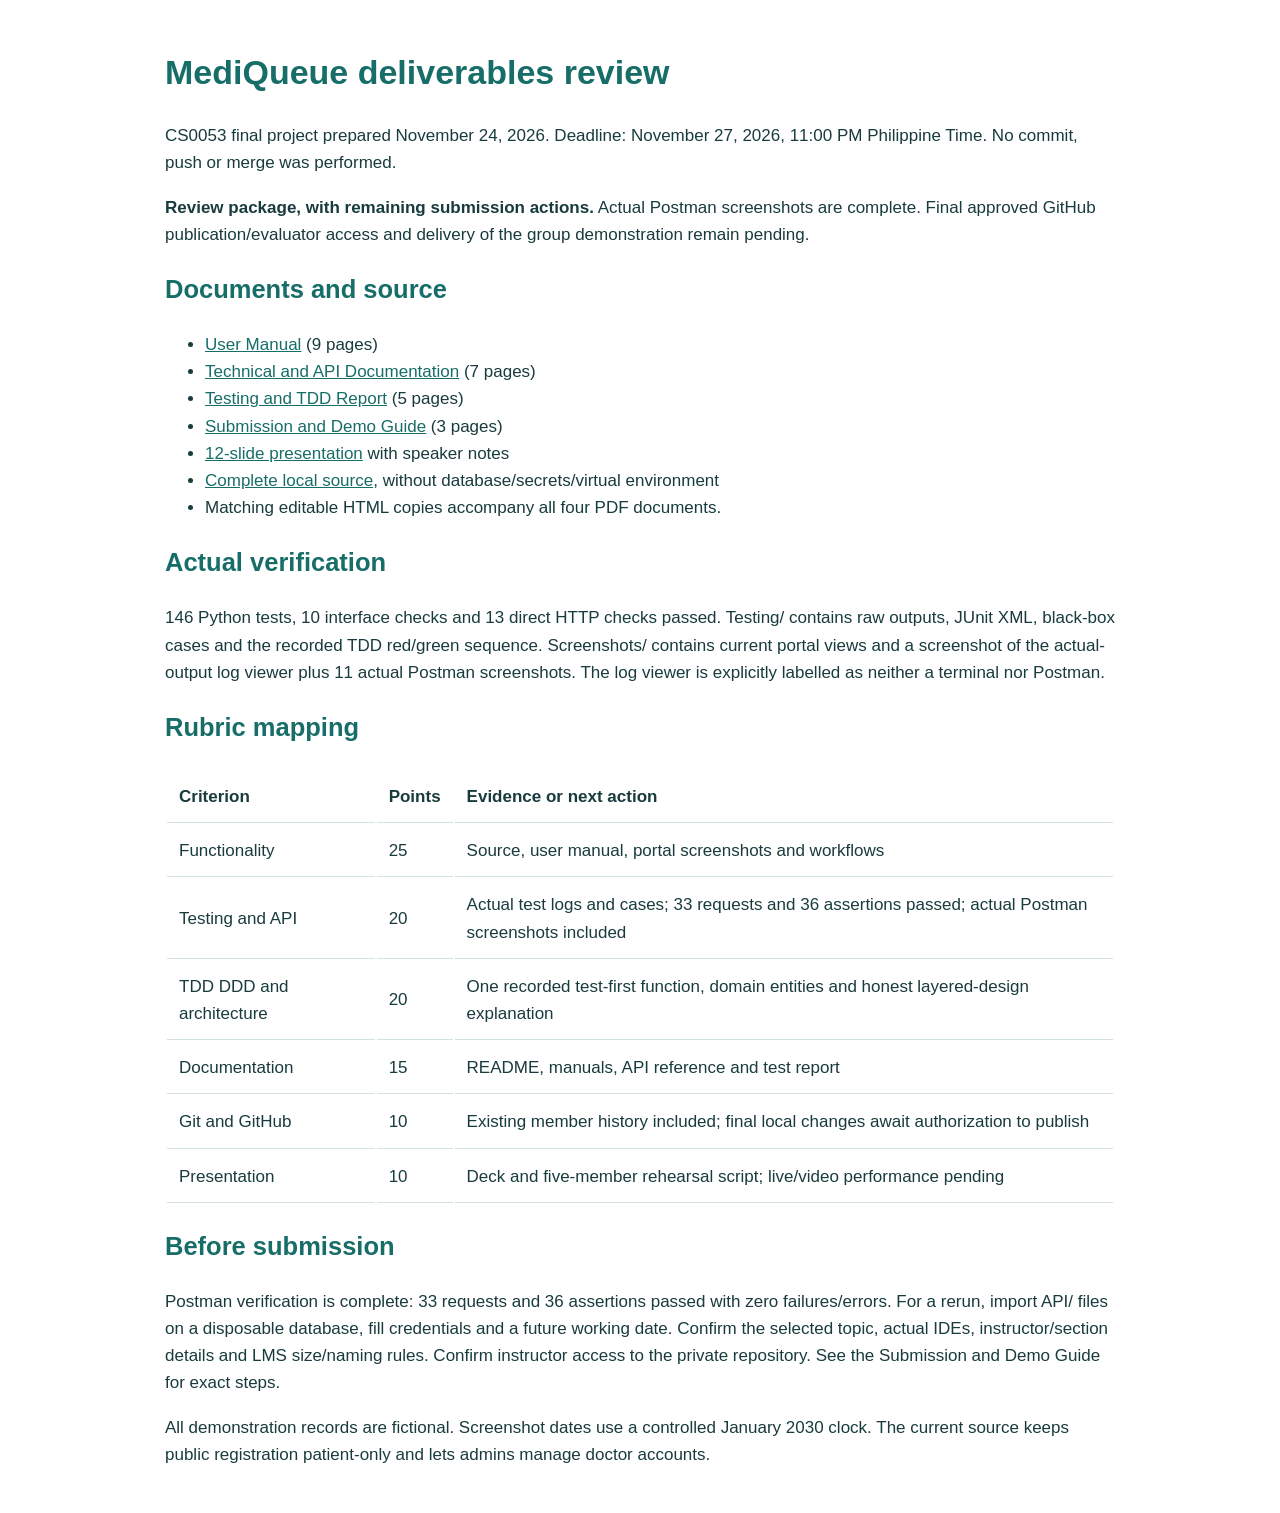
<file: docs/final-deliverables/00-START-HERE.html>
<!doctype html><html><head><meta charset="utf-8"><title>MediQueue deliverables review</title><style>body{max-width:950px;margin:45px auto;font:17px/1.6 Arial;color:#193b3d}h1,h2{color:#176d68}td,th{padding:12px;text-align:left;border-bottom:1px solid #d4e2dc}a{color:#176d68}</style></head><body><h1>MediQueue deliverables review</h1><p>CS0053 final project prepared November 24, 2026. Deadline: November 27, 2026, 11:00 PM Philippine Time. No commit, push or merge was performed.</p><p><strong>Review package, with remaining submission actions.</strong> Actual Postman screenshots are complete. Final approved GitHub publication/evaluator access and delivery of the group demonstration remain pending.</p><h2>Documents and source</h2><ul><li><a href="01-User-Manual.pdf">User Manual</a> (9 pages)</li><li><a href="02-Technical-Documentation.pdf">Technical and API Documentation</a> (7 pages)</li><li><a href="03-Testing-and-TDD-Report.pdf">Testing and TDD Report</a> (5 pages)</li><li><a href="04-Submission-and-Demo-Guide.pdf">Submission and Demo Guide</a> (3 pages)</li><li><a href="MediQueue-Presentation.pptx">12-slide presentation</a> with speaker notes</li><li><a href="MediQueue-Source.zip">Complete local source</a>, without database/secrets/virtual environment</li><li>Matching editable HTML copies accompany all four PDF documents.</li></ul><h2>Actual verification</h2><p>146 Python tests, 10 interface checks and 13 direct HTTP checks passed. Testing/ contains raw outputs, JUnit XML, black-box cases and the recorded TDD red/green sequence. Screenshots/ contains current portal views and a screenshot of the actual-output log viewer plus 11 actual Postman screenshots. The log viewer is explicitly labelled as neither a terminal nor Postman.</p><h2>Rubric mapping</h2><table><tr><th>Criterion</th><th>Points</th><th>Evidence or next action</th></tr><tr><td>Functionality</td><td>25</td><td>Source, user manual, portal screenshots and workflows</td></tr><tr><td>Testing and API</td><td>20</td><td>Actual test logs and cases; 33 requests and 36 assertions passed; actual Postman screenshots included</td></tr><tr><td>TDD DDD and architecture</td><td>20</td><td>One recorded test-first function, domain entities and honest layered-design explanation</td></tr><tr><td>Documentation</td><td>15</td><td>README, manuals, API reference and test report</td></tr><tr><td>Git and GitHub</td><td>10</td><td>Existing member history included; final local changes await authorization to publish</td></tr><tr><td>Presentation</td><td>10</td><td>Deck and five-member rehearsal script; live/video performance pending</td></tr></table><h2>Before submission</h2><p>Postman verification is complete: 33 requests and 36 assertions passed with zero failures/errors. For a rerun, import API/ files on a disposable database, fill credentials and a future working date. Confirm the selected topic, actual IDEs, instructor/section details and LMS size/naming rules. Confirm instructor access to the private repository. See the Submission and Demo Guide for exact steps.</p><p>All demonstration records are fictional. Screenshot dates use a controlled January 2030 clock. The current source keeps public registration patient-only and lets admins manage doctor accounts.</p></body></html>
</file>
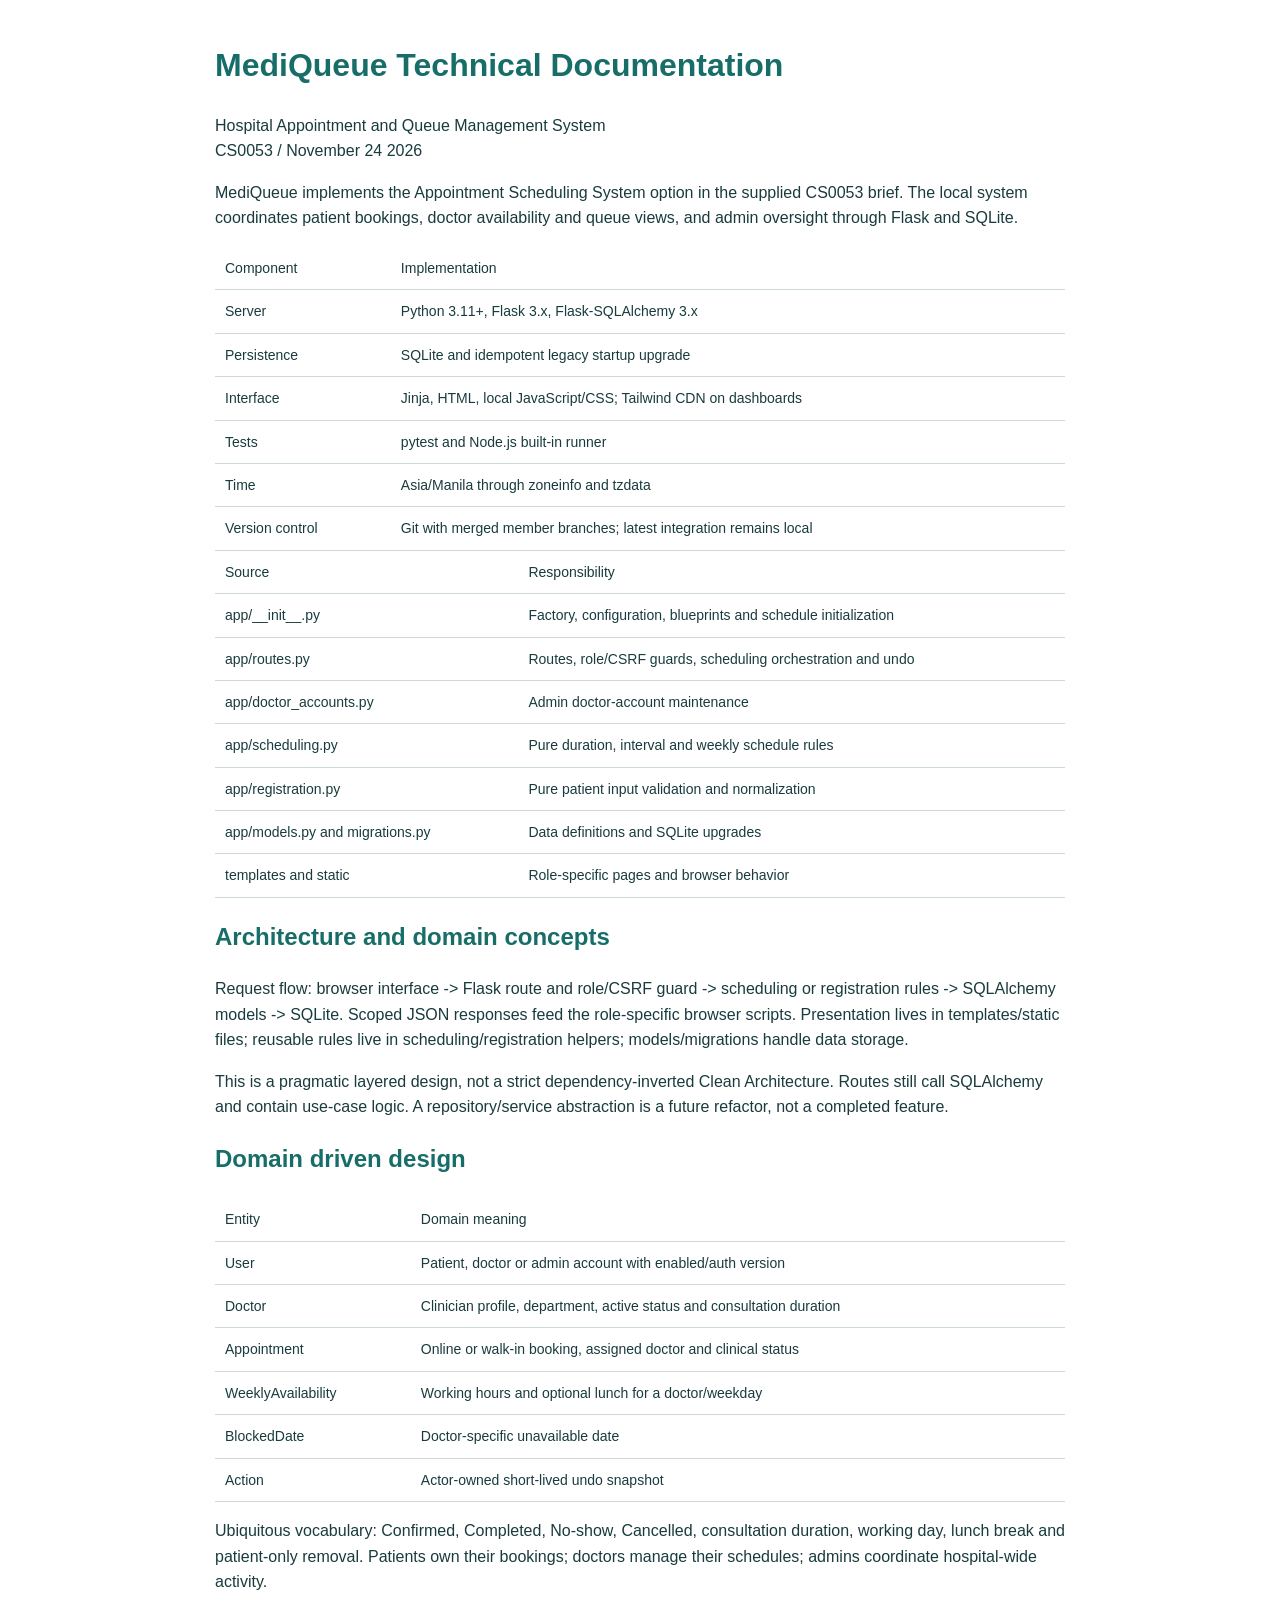
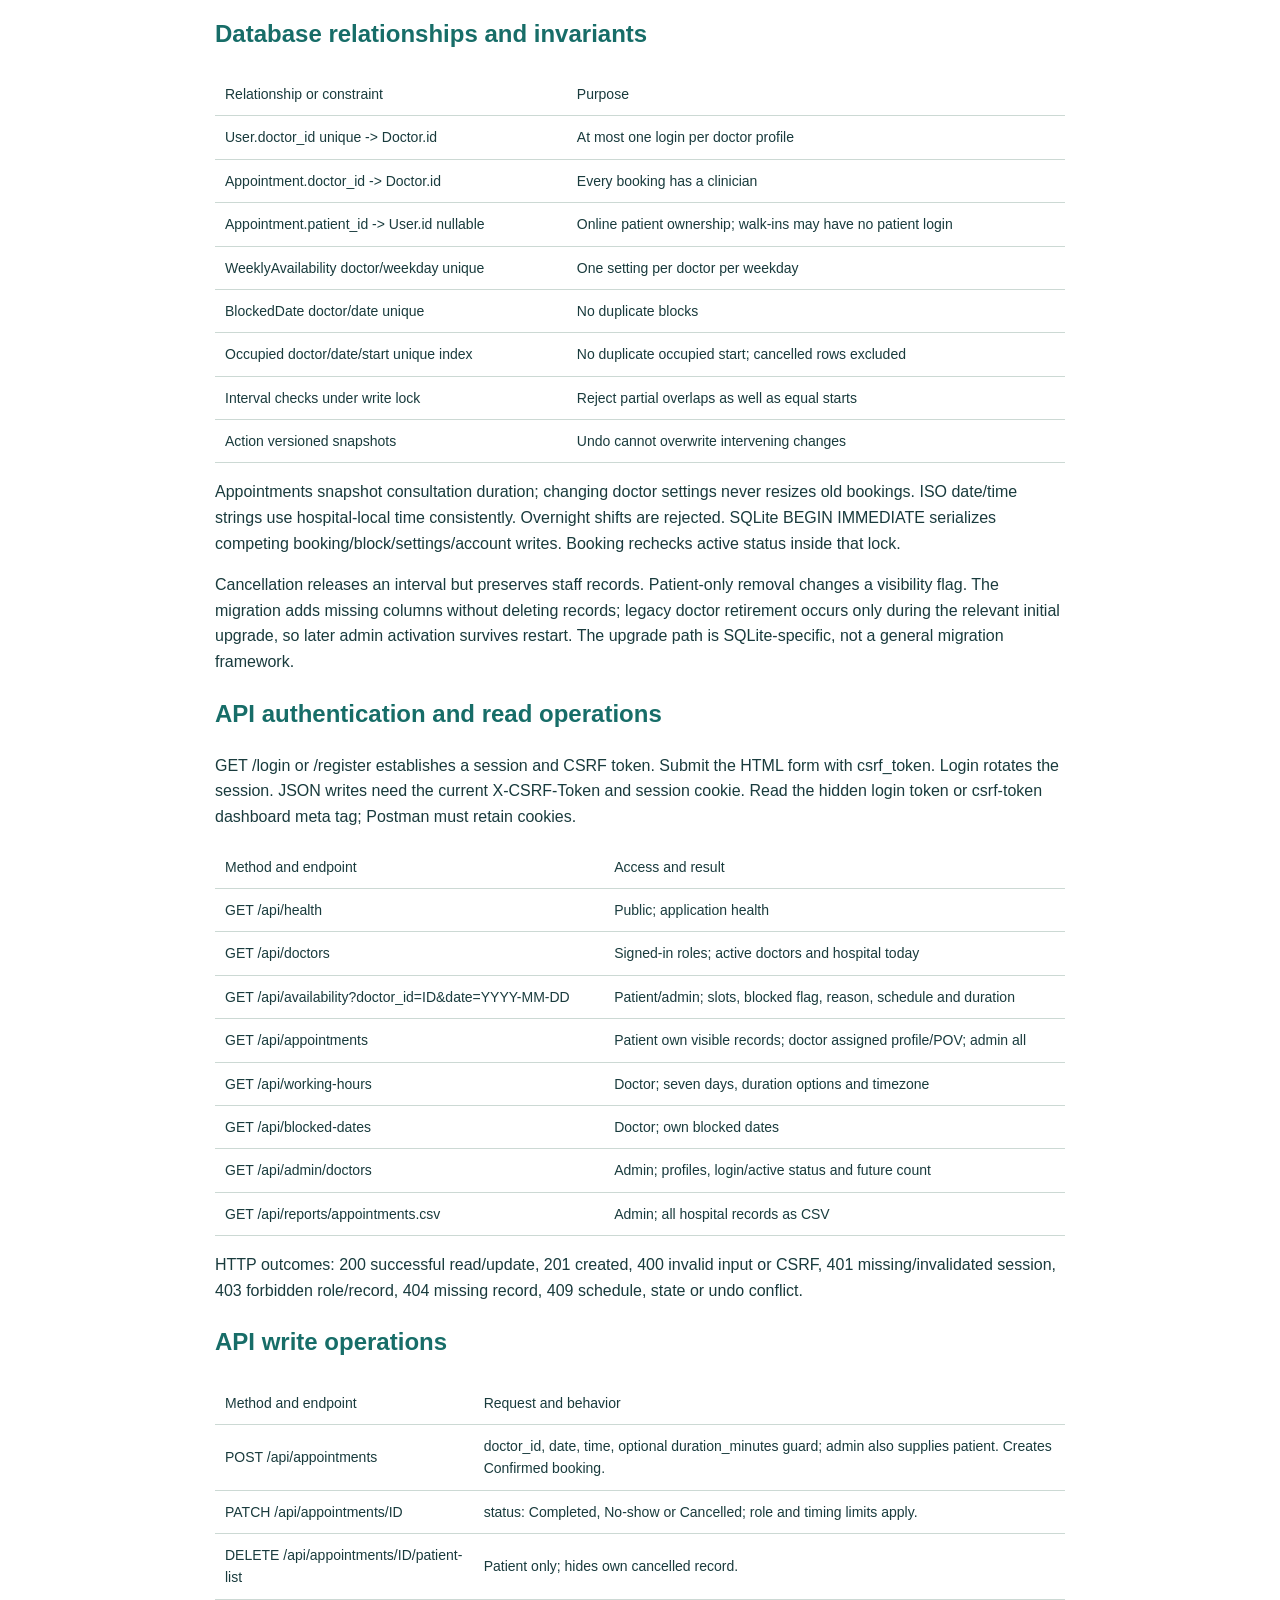
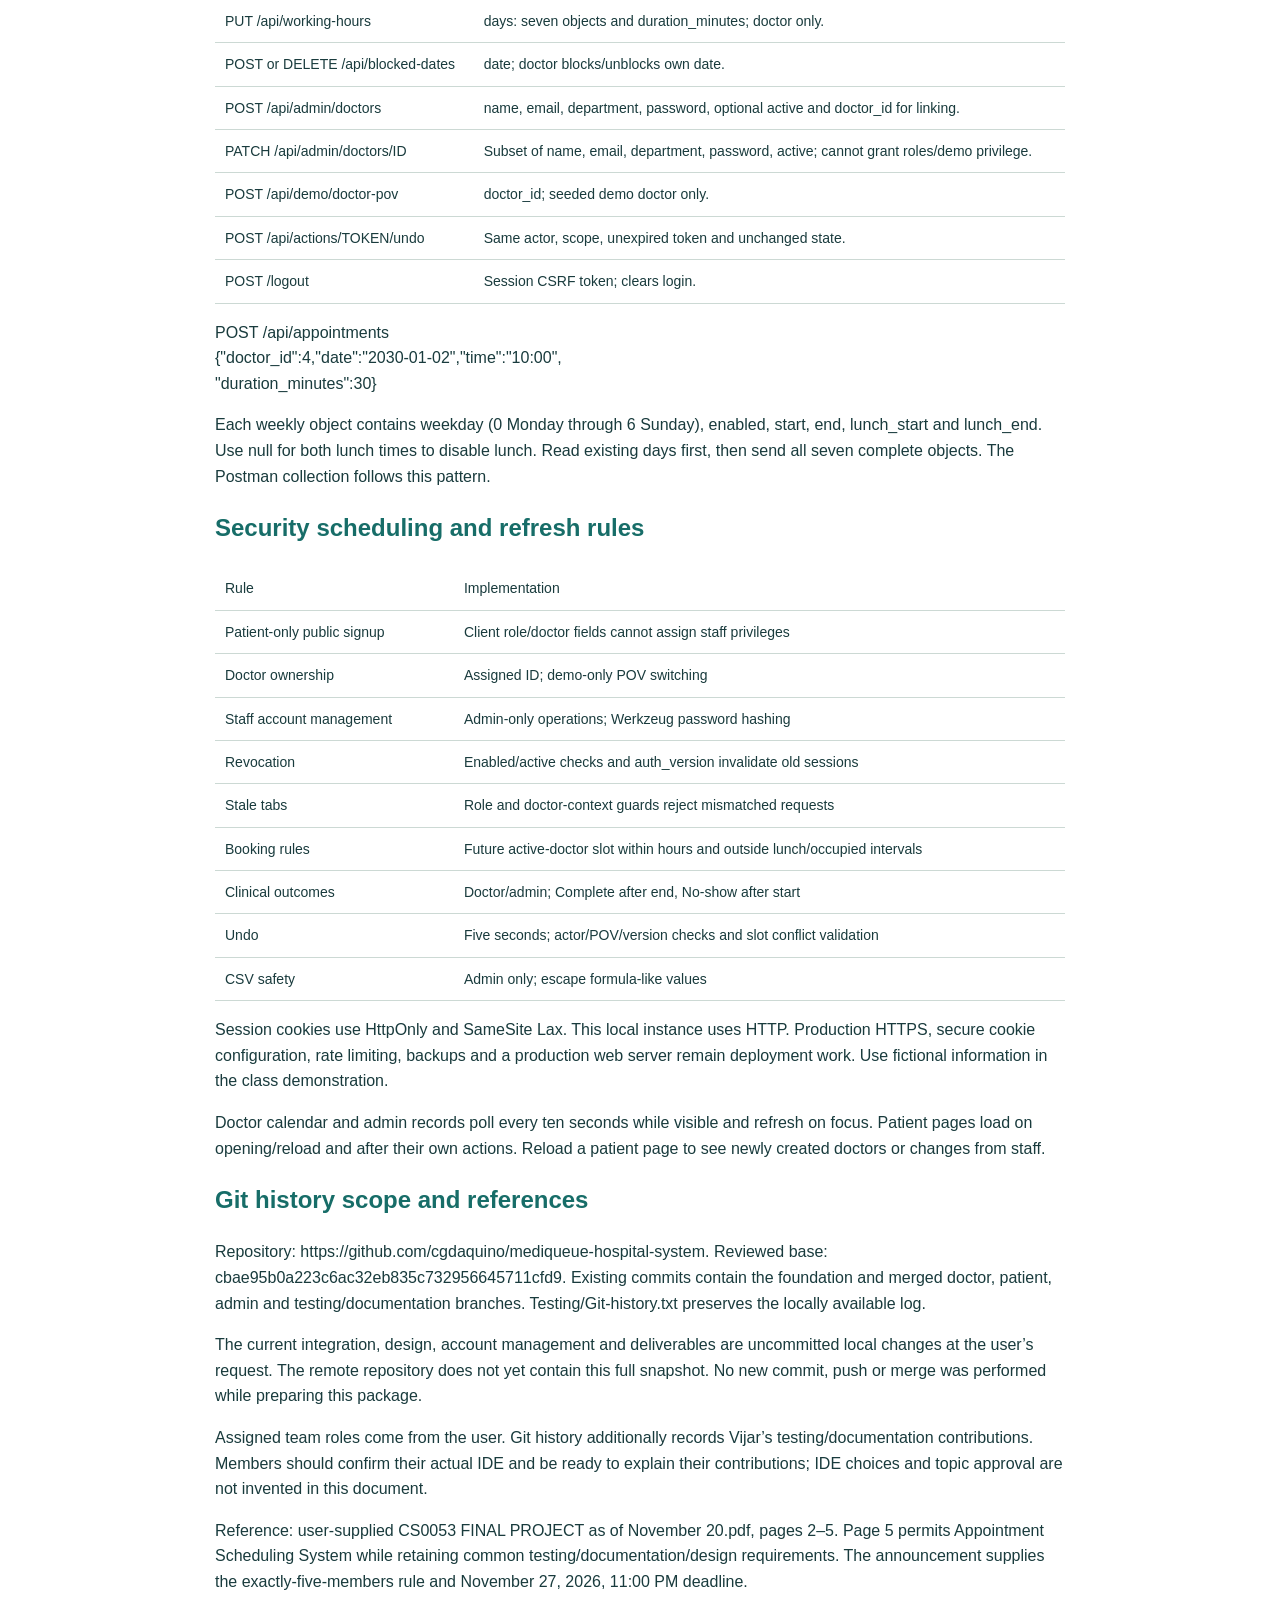
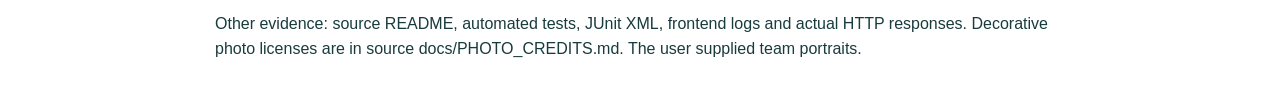
<file: docs/final-deliverables/02-Technical-Documentation.html>
<!doctype html><html><head><meta charset="utf-8"><title>MediQueue Technical Documentation</title><style>body{max-width:850px;margin:40px auto;font:16px/1.6 Arial;color:#193b3d}h1,h2{color:#176d68}table{border-collapse:collapse;width:100%;font-size:14px}td{border-bottom:1px solid #ccd9d4;padding:10px}img{max-width:100%;max-height:600px;object-fit:contain}section{break-before:page}</style></head><body>
<h1>MediQueue Technical Documentation</h1>
<p>Hospital Appointment and Queue Management System<br>CS0053 / November 24 2026</p>
<p>MediQueue implements the Appointment Scheduling System option in the supplied CS0053 brief. The local system coordinates patient bookings, doctor availability and queue views, and admin oversight through Flask and SQLite.</p>
<table><tr><td>Component</td><td>Implementation</td></tr><tr><td>Server</td><td>Python 3.11+, Flask 3.x, Flask-SQLAlchemy 3.x</td></tr><tr><td>Persistence</td><td>SQLite and idempotent legacy startup upgrade</td></tr><tr><td>Interface</td><td>Jinja, HTML, local JavaScript/CSS; Tailwind CDN on dashboards</td></tr><tr><td>Tests</td><td>pytest and Node.js built-in runner</td></tr><tr><td>Time</td><td>Asia/Manila through zoneinfo and tzdata</td></tr><tr><td>Version control</td><td>Git with merged member branches; latest integration remains local</td></tr></table>
<table><tr><td>Source</td><td>Responsibility</td></tr><tr><td>app/__init__.py</td><td>Factory, configuration, blueprints and schedule initialization</td></tr><tr><td>app/routes.py</td><td>Routes, role/CSRF guards, scheduling orchestration and undo</td></tr><tr><td>app/doctor_accounts.py</td><td>Admin doctor-account maintenance</td></tr><tr><td>app/scheduling.py</td><td>Pure duration, interval and weekly schedule rules</td></tr><tr><td>app/registration.py</td><td>Pure patient input validation and normalization</td></tr><tr><td>app/models.py and migrations.py</td><td>Data definitions and SQLite upgrades</td></tr><tr><td>templates and static</td><td>Role-specific pages and browser behavior</td></tr></table>
<section>
<h2>Architecture and domain concepts</h2>
<p>Request flow: browser interface -&gt; Flask route and role/CSRF guard -&gt; scheduling or registration rules -&gt; SQLAlchemy models -&gt; SQLite. Scoped JSON responses feed the role-specific browser scripts. Presentation lives in templates/static files; reusable rules live in scheduling/registration helpers; models/migrations handle data storage.</p>
<p>This is a pragmatic layered design, not a strict dependency-inverted Clean Architecture. Routes still call SQLAlchemy and contain use-case logic. A repository/service abstraction is a future refactor, not a completed feature.</p>
<h2>Domain driven design</h2>
<table><tr><td>Entity</td><td>Domain meaning</td></tr><tr><td>User</td><td>Patient, doctor or admin account with enabled/auth version</td></tr><tr><td>Doctor</td><td>Clinician profile, department, active status and consultation duration</td></tr><tr><td>Appointment</td><td>Online or walk-in booking, assigned doctor and clinical status</td></tr><tr><td>WeeklyAvailability</td><td>Working hours and optional lunch for a doctor/weekday</td></tr><tr><td>BlockedDate</td><td>Doctor-specific unavailable date</td></tr><tr><td>Action</td><td>Actor-owned short-lived undo snapshot</td></tr></table>
<p>Ubiquitous vocabulary: Confirmed, Completed, No-show, Cancelled, consultation duration, working day, lunch break and patient-only removal. Patients own their bookings; doctors manage their schedules; admins coordinate hospital-wide activity.</p>
<section>
<h2>Database relationships and invariants</h2>
<table><tr><td>Relationship or constraint</td><td>Purpose</td></tr><tr><td>User.doctor_id unique -&gt; Doctor.id</td><td>At most one login per doctor profile</td></tr><tr><td>Appointment.doctor_id -&gt; Doctor.id</td><td>Every booking has a clinician</td></tr><tr><td>Appointment.patient_id -&gt; User.id nullable</td><td>Online patient ownership; walk-ins may have no patient login</td></tr><tr><td>WeeklyAvailability doctor/weekday unique</td><td>One setting per doctor per weekday</td></tr><tr><td>BlockedDate doctor/date unique</td><td>No duplicate blocks</td></tr><tr><td>Occupied doctor/date/start unique index</td><td>No duplicate occupied start; cancelled rows excluded</td></tr><tr><td>Interval checks under write lock</td><td>Reject partial overlaps as well as equal starts</td></tr><tr><td>Action versioned snapshots</td><td>Undo cannot overwrite intervening changes</td></tr></table>
<p>Appointments snapshot consultation duration; changing doctor settings never resizes old bookings. ISO date/time strings use hospital-local time consistently. Overnight shifts are rejected. SQLite BEGIN IMMEDIATE serializes competing booking/block/settings/account writes. Booking rechecks active status inside that lock.</p>
<p>Cancellation releases an interval but preserves staff records. Patient-only removal changes a visibility flag. The migration adds missing columns without deleting records; legacy doctor retirement occurs only during the relevant initial upgrade, so later admin activation survives restart. The upgrade path is SQLite-specific, not a general migration framework.</p>
<section>
<h2>API authentication and read operations</h2>
<p>GET /login or /register establishes a session and CSRF token. Submit the HTML form with csrf_token. Login rotates the session. JSON writes need the current X-CSRF-Token and session cookie. Read the hidden login token or csrf-token dashboard meta tag; Postman must retain cookies.</p>
<table><tr><td>Method and endpoint</td><td>Access and result</td></tr><tr><td>GET /api/health</td><td>Public; application health</td></tr><tr><td>GET /api/doctors</td><td>Signed-in roles; active doctors and hospital today</td></tr><tr><td>GET /api/availability?doctor_id=ID&amp;date=YYYY-MM-DD</td><td>Patient/admin; slots, blocked flag, reason, schedule and duration</td></tr><tr><td>GET /api/appointments</td><td>Patient own visible records; doctor assigned profile/POV; admin all</td></tr><tr><td>GET /api/working-hours</td><td>Doctor; seven days, duration options and timezone</td></tr><tr><td>GET /api/blocked-dates</td><td>Doctor; own blocked dates</td></tr><tr><td>GET /api/admin/doctors</td><td>Admin; profiles, login/active status and future count</td></tr><tr><td>GET /api/reports/appointments.csv</td><td>Admin; all hospital records as CSV</td></tr></table>
<p>HTTP outcomes: 200 successful read/update, 201 created, 400 invalid input or CSRF, 401 missing/invalidated session, 403 forbidden role/record, 404 missing record, 409 schedule, state or undo conflict.</p>
<section>
<h2>API write operations</h2>
<table><tr><td>Method and endpoint</td><td>Request and behavior</td></tr><tr><td>POST /api/appointments</td><td>doctor_id, date, time, optional duration_minutes guard; admin also supplies patient. Creates Confirmed booking.</td></tr><tr><td>PATCH /api/appointments/ID</td><td>status: Completed, No-show or Cancelled; role and timing limits apply.</td></tr><tr><td>DELETE /api/appointments/ID/patient-list</td><td>Patient only; hides own cancelled record.</td></tr><tr><td>PUT /api/working-hours</td><td>days: seven objects and duration_minutes; doctor only.</td></tr><tr><td>POST or DELETE /api/blocked-dates</td><td>date; doctor blocks/unblocks own date.</td></tr><tr><td>POST /api/admin/doctors</td><td>name, email, department, password, optional active and doctor_id for linking.</td></tr><tr><td>PATCH /api/admin/doctors/ID</td><td>Subset of name, email, department, password, active; cannot grant roles/demo privilege.</td></tr><tr><td>POST /api/demo/doctor-pov</td><td>doctor_id; seeded demo doctor only.</td></tr><tr><td>POST /api/actions/TOKEN/undo</td><td>Same actor, scope, unexpired token and unchanged state.</td></tr><tr><td>POST /logout</td><td>Session CSRF token; clears login.</td></tr></table>
<p>POST /api/appointments<br>{"doctor_id":4,"date":"2030-01-02","time":"10:00",<br> "duration_minutes":30}</p>
<p>Each weekly object contains weekday (0 Monday through 6 Sunday), enabled, start, end, lunch_start and lunch_end. Use null for both lunch times to disable lunch. Read existing days first, then send all seven complete objects. The Postman collection follows this pattern.</p>
<section>
<h2>Security scheduling and refresh rules</h2>
<table><tr><td>Rule</td><td>Implementation</td></tr><tr><td>Patient-only public signup</td><td>Client role/doctor fields cannot assign staff privileges</td></tr><tr><td>Doctor ownership</td><td>Assigned ID; demo-only POV switching</td></tr><tr><td>Staff account management</td><td>Admin-only operations; Werkzeug password hashing</td></tr><tr><td>Revocation</td><td>Enabled/active checks and auth_version invalidate old sessions</td></tr><tr><td>Stale tabs</td><td>Role and doctor-context guards reject mismatched requests</td></tr><tr><td>Booking rules</td><td>Future active-doctor slot within hours and outside lunch/occupied intervals</td></tr><tr><td>Clinical outcomes</td><td>Doctor/admin; Complete after end, No-show after start</td></tr><tr><td>Undo</td><td>Five seconds; actor/POV/version checks and slot conflict validation</td></tr><tr><td>CSV safety</td><td>Admin only; escape formula-like values</td></tr></table>
<p>Session cookies use HttpOnly and SameSite Lax. This local instance uses HTTP. Production HTTPS, secure cookie configuration, rate limiting, backups and a production web server remain deployment work. Use fictional information in the class demonstration.</p>
<p>Doctor calendar and admin records poll every ten seconds while visible and refresh on focus. Patient pages load on opening/reload and after their own actions. Reload a patient page to see newly created doctors or changes from staff.</p>
<section>
<h2>Git history scope and references</h2>
<p>Repository: https://github.com/cgdaquino/mediqueue-hospital-system. Reviewed base: cbae95b0a223c6ac32eb835c732956645711cfd9. Existing commits contain the foundation and merged doctor, patient, admin and testing/documentation branches. Testing/Git-history.txt preserves the locally available log.</p>
<p>The current integration, design, account management and deliverables are uncommitted local changes at the user’s request. The remote repository does not yet contain this full snapshot. No new commit, push or merge was performed while preparing this package.</p>
<p>Assigned team roles come from the user. Git history additionally records Vijar’s testing/documentation contributions. Members should confirm their actual IDE and be ready to explain their contributions; IDE choices and topic approval are not invented in this document.</p>
<p>Reference: user-supplied CS0053 FINAL PROJECT as of November 20.pdf, pages 2–5. Page 5 permits Appointment Scheduling System while retaining common testing/documentation/design requirements. The announcement supplies the exactly-five-members rule and November 27, 2026, 11:00 PM deadline.</p>
<p>Other evidence: source README, automated tests, JUnit XML, frontend logs and actual HTTP responses. Decorative photo licenses are in source docs/PHOTO_CREDITS.md. The user supplied team portraits.</p></body></html>
</file>
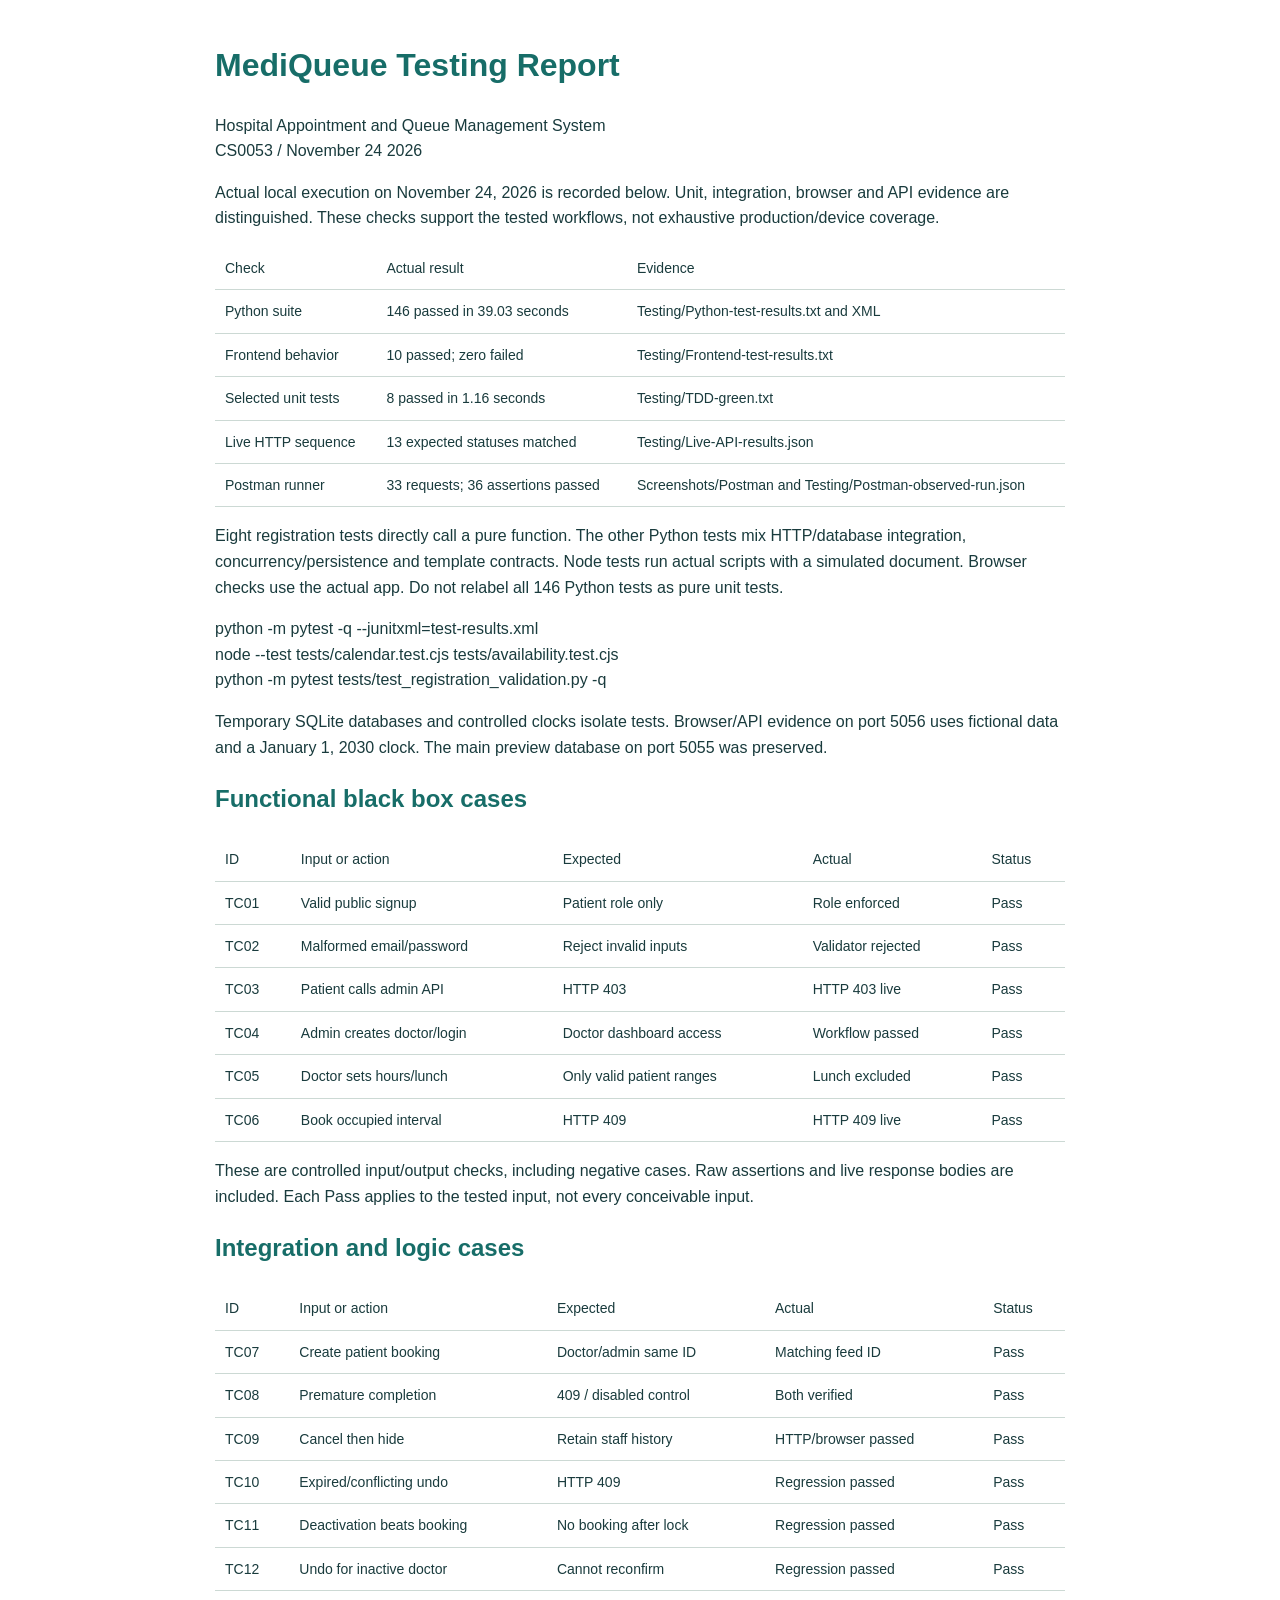
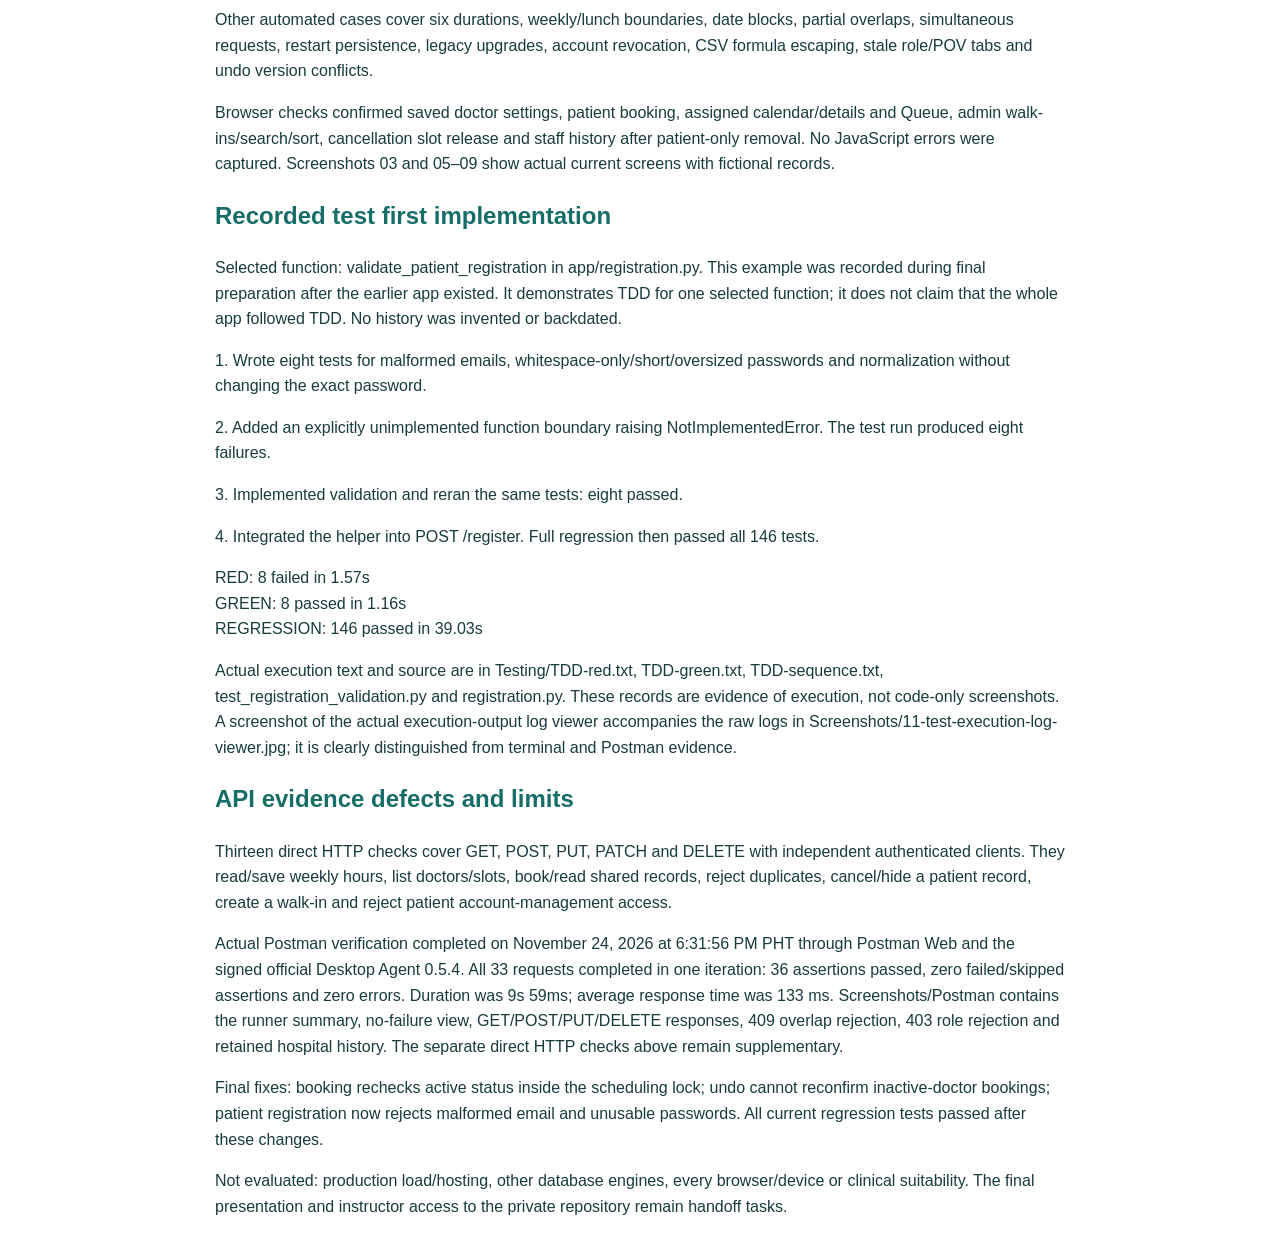
<file: docs/final-deliverables/03-Testing-and-TDD-Report.html>
<!doctype html><html><head><meta charset="utf-8"><title>MediQueue Testing Report</title><style>body{max-width:850px;margin:40px auto;font:16px/1.6 Arial;color:#193b3d}h1,h2{color:#176d68}table{border-collapse:collapse;width:100%;font-size:14px}td{border-bottom:1px solid #ccd9d4;padding:10px}img{max-width:100%;max-height:600px;object-fit:contain}section{break-before:page}</style></head><body>
<h1>MediQueue Testing Report</h1>
<p>Hospital Appointment and Queue Management System<br>CS0053 / November 24 2026</p>
<p>Actual local execution on November 24, 2026 is recorded below. Unit, integration, browser and API evidence are distinguished. These checks support the tested workflows, not exhaustive production/device coverage.</p>
<table><tr><td>Check</td><td>Actual result</td><td>Evidence</td></tr><tr><td>Python suite</td><td>146 passed in 39.03 seconds</td><td>Testing/Python-test-results.txt and XML</td></tr><tr><td>Frontend behavior</td><td>10 passed; zero failed</td><td>Testing/Frontend-test-results.txt</td></tr><tr><td>Selected unit tests</td><td>8 passed in 1.16 seconds</td><td>Testing/TDD-green.txt</td></tr><tr><td>Live HTTP sequence</td><td>13 expected statuses matched</td><td>Testing/Live-API-results.json</td></tr><tr><td>Postman runner</td><td>33 requests; 36 assertions passed</td><td>Screenshots/Postman and Testing/Postman-observed-run.json</td></tr></table>
<p>Eight registration tests directly call a pure function. The other Python tests mix HTTP/database integration, concurrency/persistence and template contracts. Node tests run actual scripts with a simulated document. Browser checks use the actual app. Do not relabel all 146 Python tests as pure unit tests.</p>
<p>python -m pytest -q --junitxml=test-results.xml<br>node --test tests/calendar.test.cjs tests/availability.test.cjs<br>python -m pytest tests/test_registration_validation.py -q</p>
<p>Temporary SQLite databases and controlled clocks isolate tests. Browser/API evidence on port 5056 uses fictional data and a January 1, 2030 clock. The main preview database on port 5055 was preserved.</p>
<section>
<h2>Functional black box cases</h2>
<table><tr><td>ID</td><td>Input or action</td><td>Expected</td><td>Actual</td><td>Status</td></tr><tr><td>TC01</td><td>Valid public signup</td><td>Patient role only</td><td>Role enforced</td><td>Pass</td></tr><tr><td>TC02</td><td>Malformed email/password</td><td>Reject invalid inputs</td><td>Validator rejected</td><td>Pass</td></tr><tr><td>TC03</td><td>Patient calls admin API</td><td>HTTP 403</td><td>HTTP 403 live</td><td>Pass</td></tr><tr><td>TC04</td><td>Admin creates doctor/login</td><td>Doctor dashboard access</td><td>Workflow passed</td><td>Pass</td></tr><tr><td>TC05</td><td>Doctor sets hours/lunch</td><td>Only valid patient ranges</td><td>Lunch excluded</td><td>Pass</td></tr><tr><td>TC06</td><td>Book occupied interval</td><td>HTTP 409</td><td>HTTP 409 live</td><td>Pass</td></tr></table>
<p>These are controlled input/output checks, including negative cases. Raw assertions and live response bodies are included. Each Pass applies to the tested input, not every conceivable input.</p>
<section>
<h2>Integration and logic cases</h2>
<table><tr><td>ID</td><td>Input or action</td><td>Expected</td><td>Actual</td><td>Status</td></tr><tr><td>TC07</td><td>Create patient booking</td><td>Doctor/admin same ID</td><td>Matching feed ID</td><td>Pass</td></tr><tr><td>TC08</td><td>Premature completion</td><td>409 / disabled control</td><td>Both verified</td><td>Pass</td></tr><tr><td>TC09</td><td>Cancel then hide</td><td>Retain staff history</td><td>HTTP/browser passed</td><td>Pass</td></tr><tr><td>TC10</td><td>Expired/conflicting undo</td><td>HTTP 409</td><td>Regression passed</td><td>Pass</td></tr><tr><td>TC11</td><td>Deactivation beats booking</td><td>No booking after lock</td><td>Regression passed</td><td>Pass</td></tr><tr><td>TC12</td><td>Undo for inactive doctor</td><td>Cannot reconfirm</td><td>Regression passed</td><td>Pass</td></tr></table>
<p>Other automated cases cover six durations, weekly/lunch boundaries, date blocks, partial overlaps, simultaneous requests, restart persistence, legacy upgrades, account revocation, CSV formula escaping, stale role/POV tabs and undo version conflicts.</p>
<p>Browser checks confirmed saved doctor settings, patient booking, assigned calendar/details and Queue, admin walk-ins/search/sort, cancellation slot release and staff history after patient-only removal. No JavaScript errors were captured. Screenshots 03 and 05–09 show actual current screens with fictional records.</p>
<section>
<h2>Recorded test first implementation</h2>
<p>Selected function: validate_patient_registration in app/registration.py. This example was recorded during final preparation after the earlier app existed. It demonstrates TDD for one selected function; it does not claim that the whole app followed TDD. No history was invented or backdated.</p>
<p>1. Wrote eight tests for malformed emails, whitespace-only/short/oversized passwords and normalization without changing the exact password.</p>
<p>2. Added an explicitly unimplemented function boundary raising NotImplementedError. The test run produced eight failures.</p>
<p>3. Implemented validation and reran the same tests: eight passed.</p>
<p>4. Integrated the helper into POST /register. Full regression then passed all 146 tests.</p>
<p>RED: 8 failed in 1.57s<br>GREEN: 8 passed in 1.16s<br>REGRESSION: 146 passed in 39.03s</p>
<p>Actual execution text and source are in Testing/TDD-red.txt, TDD-green.txt, TDD-sequence.txt, test_registration_validation.py and registration.py. These records are evidence of execution, not code-only screenshots. A screenshot of the actual execution-output log viewer accompanies the raw logs in Screenshots/11-test-execution-log-viewer.jpg; it is clearly distinguished from terminal and Postman evidence.</p>
<section>
<h2>API evidence defects and limits</h2>
<p>Thirteen direct HTTP checks cover GET, POST, PUT, PATCH and DELETE with independent authenticated clients. They read/save weekly hours, list doctors/slots, book/read shared records, reject duplicates, cancel/hide a patient record, create a walk-in and reject patient account-management access.</p>
<p>Actual Postman verification completed on November 24, 2026 at 6:31:56 PM PHT through Postman Web and the signed official Desktop Agent 0.5.4. All 33 requests completed in one iteration: 36 assertions passed, zero failed/skipped assertions and zero errors. Duration was 9s 59ms; average response time was 133 ms. Screenshots/Postman contains the runner summary, no-failure view, GET/POST/PUT/DELETE responses, 409 overlap rejection, 403 role rejection and retained hospital history. The separate direct HTTP checks above remain supplementary.</p>
<p>Final fixes: booking rechecks active status inside the scheduling lock; undo cannot reconfirm inactive-doctor bookings; patient registration now rejects malformed email and unusable passwords. All current regression tests passed after these changes.</p>
<p>Not evaluated: production load/hosting, other database engines, every browser/device or clinical suitability. The final presentation and instructor access to the private repository remain handoff tasks.</p></body></html>
</file>
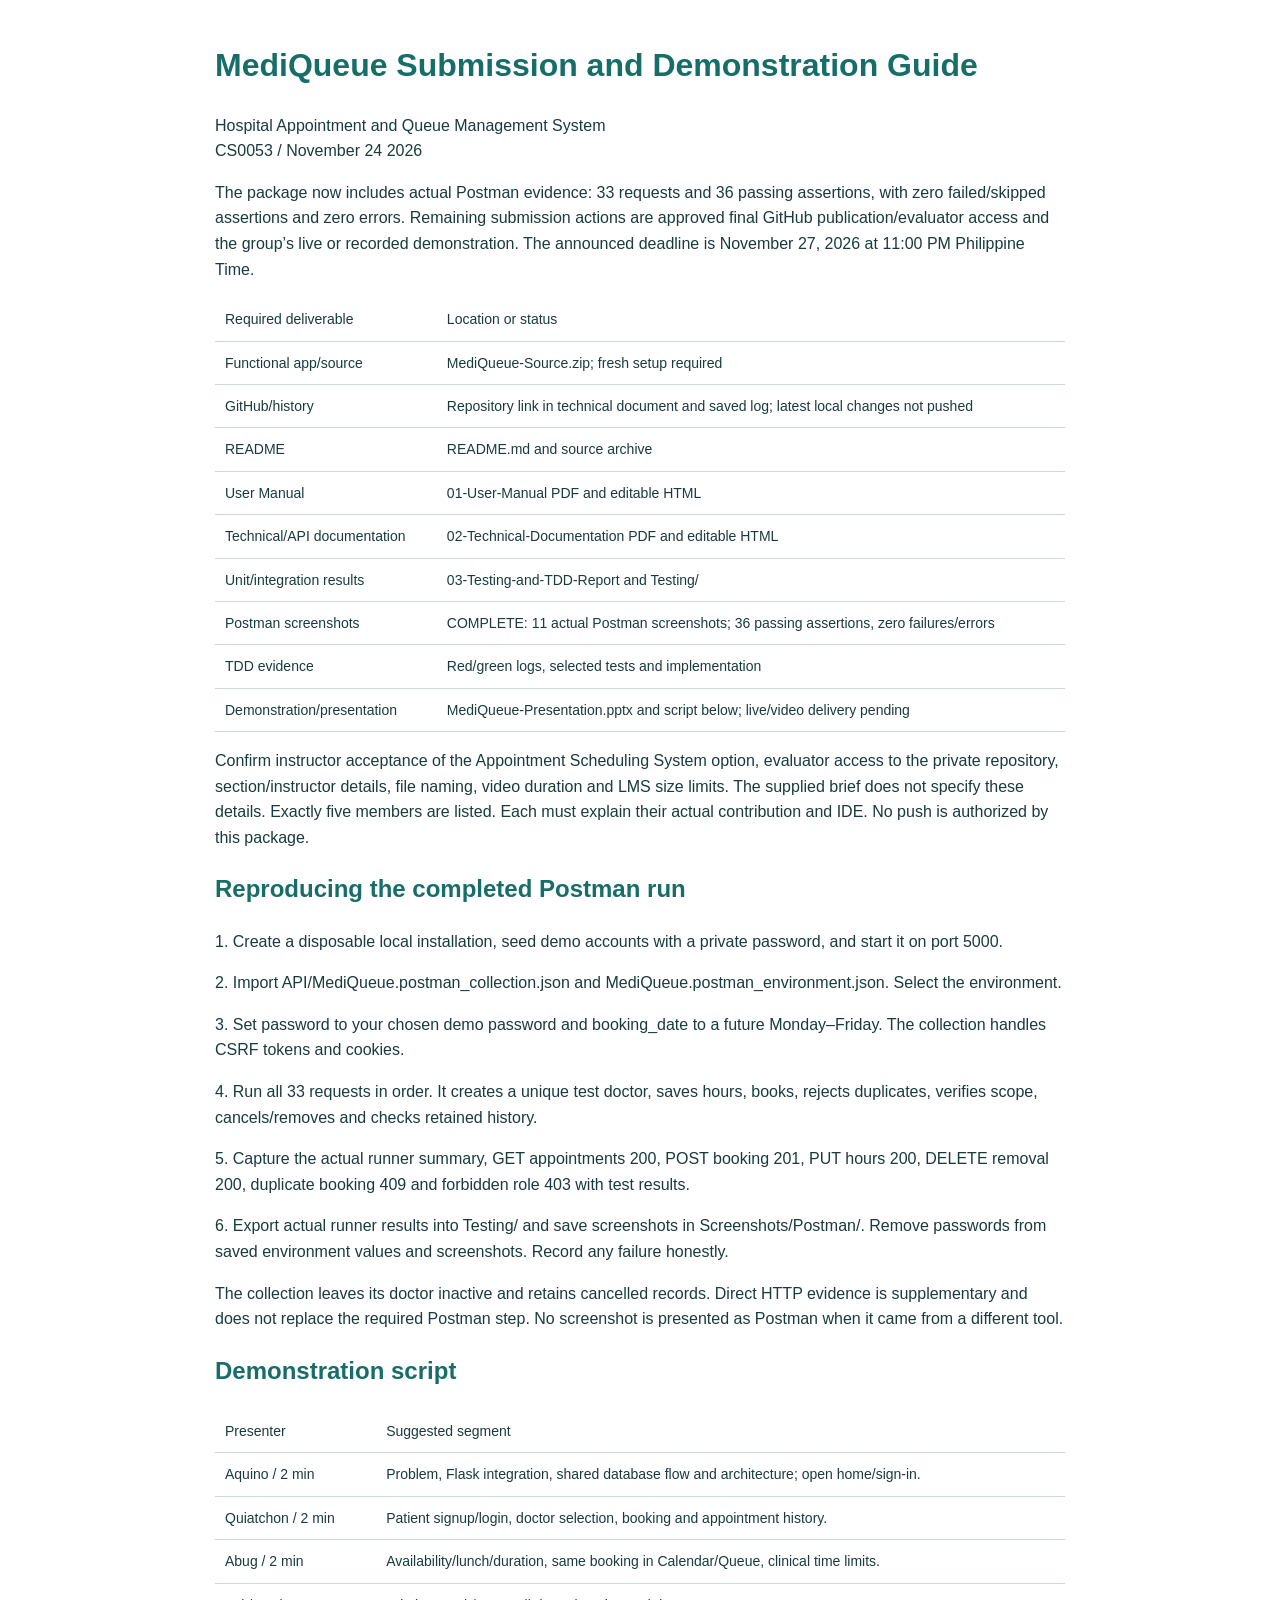
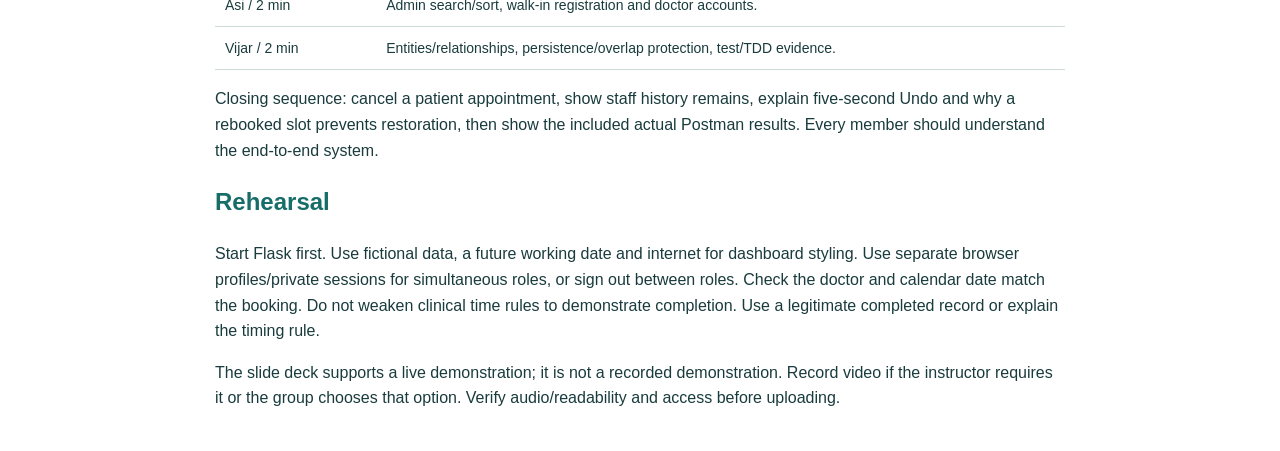
<file: docs/final-deliverables/04-Submission-and-Demo-Guide.html>
<!doctype html><html><head><meta charset="utf-8"><title>MediQueue Submission and Demonstration Guide</title><style>body{max-width:850px;margin:40px auto;font:16px/1.6 Arial;color:#193b3d}h1,h2{color:#176d68}table{border-collapse:collapse;width:100%;font-size:14px}td{border-bottom:1px solid #ccd9d4;padding:10px}img{max-width:100%;max-height:600px;object-fit:contain}section{break-before:page}</style></head><body>
<h1>MediQueue Submission and Demonstration Guide</h1>
<p>Hospital Appointment and Queue Management System<br>CS0053 / November 24 2026</p>
<p>The package now includes actual Postman evidence: 33 requests and 36 passing assertions, with zero failed/skipped assertions and zero errors. Remaining submission actions are approved final GitHub publication/evaluator access and the group’s live or recorded demonstration. The announced deadline is November 27, 2026 at 11:00 PM Philippine Time.</p>
<table><tr><td>Required deliverable</td><td>Location or status</td></tr><tr><td>Functional app/source</td><td>MediQueue-Source.zip; fresh setup required</td></tr><tr><td>GitHub/history</td><td>Repository link in technical document and saved log; latest local changes not pushed</td></tr><tr><td>README</td><td>README.md and source archive</td></tr><tr><td>User Manual</td><td>01-User-Manual PDF and editable HTML</td></tr><tr><td>Technical/API documentation</td><td>02-Technical-Documentation PDF and editable HTML</td></tr><tr><td>Unit/integration results</td><td>03-Testing-and-TDD-Report and Testing/</td></tr><tr><td>Postman screenshots</td><td>COMPLETE: 11 actual Postman screenshots; 36 passing assertions, zero failures/errors</td></tr><tr><td>TDD evidence</td><td>Red/green logs, selected tests and implementation</td></tr><tr><td>Demonstration/presentation</td><td>MediQueue-Presentation.pptx and script below; live/video delivery pending</td></tr></table>
<p>Confirm instructor acceptance of the Appointment Scheduling System option, evaluator access to the private repository, section/instructor details, file naming, video duration and LMS size limits. The supplied brief does not specify these details. Exactly five members are listed. Each must explain their actual contribution and IDE. No push is authorized by this package.</p>
<section>
<h2>Reproducing the completed Postman run</h2>
<p>1. Create a disposable local installation, seed demo accounts with a private password, and start it on port 5000.</p>
<p>2. Import API/MediQueue.postman_collection.json and MediQueue.postman_environment.json. Select the environment.</p>
<p>3. Set password to your chosen demo password and booking_date to a future Monday–Friday. The collection handles CSRF tokens and cookies.</p>
<p>4. Run all 33 requests in order. It creates a unique test doctor, saves hours, books, rejects duplicates, verifies scope, cancels/removes and checks retained history.</p>
<p>5. Capture the actual runner summary, GET appointments 200, POST booking 201, PUT hours 200, DELETE removal 200, duplicate booking 409 and forbidden role 403 with test results.</p>
<p>6. Export actual runner results into Testing/ and save screenshots in Screenshots/Postman/. Remove passwords from saved environment values and screenshots. Record any failure honestly.</p>
<p>The collection leaves its doctor inactive and retains cancelled records. Direct HTTP evidence is supplementary and does not replace the required Postman step. No screenshot is presented as Postman when it came from a different tool.</p>
<section>
<h2>Demonstration script</h2>
<table><tr><td>Presenter</td><td>Suggested segment</td></tr><tr><td>Aquino / 2 min</td><td>Problem, Flask integration, shared database flow and architecture; open home/sign-in.</td></tr><tr><td>Quiatchon / 2 min</td><td>Patient signup/login, doctor selection, booking and appointment history.</td></tr><tr><td>Abug / 2 min</td><td>Availability/lunch/duration, same booking in Calendar/Queue, clinical time limits.</td></tr><tr><td>Asi / 2 min</td><td>Admin search/sort, walk-in registration and doctor accounts.</td></tr><tr><td>Vijar / 2 min</td><td>Entities/relationships, persistence/overlap protection, test/TDD evidence.</td></tr></table>
<p>Closing sequence: cancel a patient appointment, show staff history remains, explain five-second Undo and why a rebooked slot prevents restoration, then show the included actual Postman results. Every member should understand the end-to-end system.</p>
<h2>Rehearsal</h2>
<p>Start Flask first. Use fictional data, a future working date and internet for dashboard styling. Use separate browser profiles/private sessions for simultaneous roles, or sign out between roles. Check the doctor and calendar date match the booking. Do not weaken clinical time rules to demonstrate completion. Use a legitimate completed record or explain the timing rule.</p>
<p>The slide deck supports a live demonstration; it is not a recorded demonstration. Record video if the instructor requires it or the group chooses that option. Verify audio/readability and access before uploading.</p></body></html>
</file>
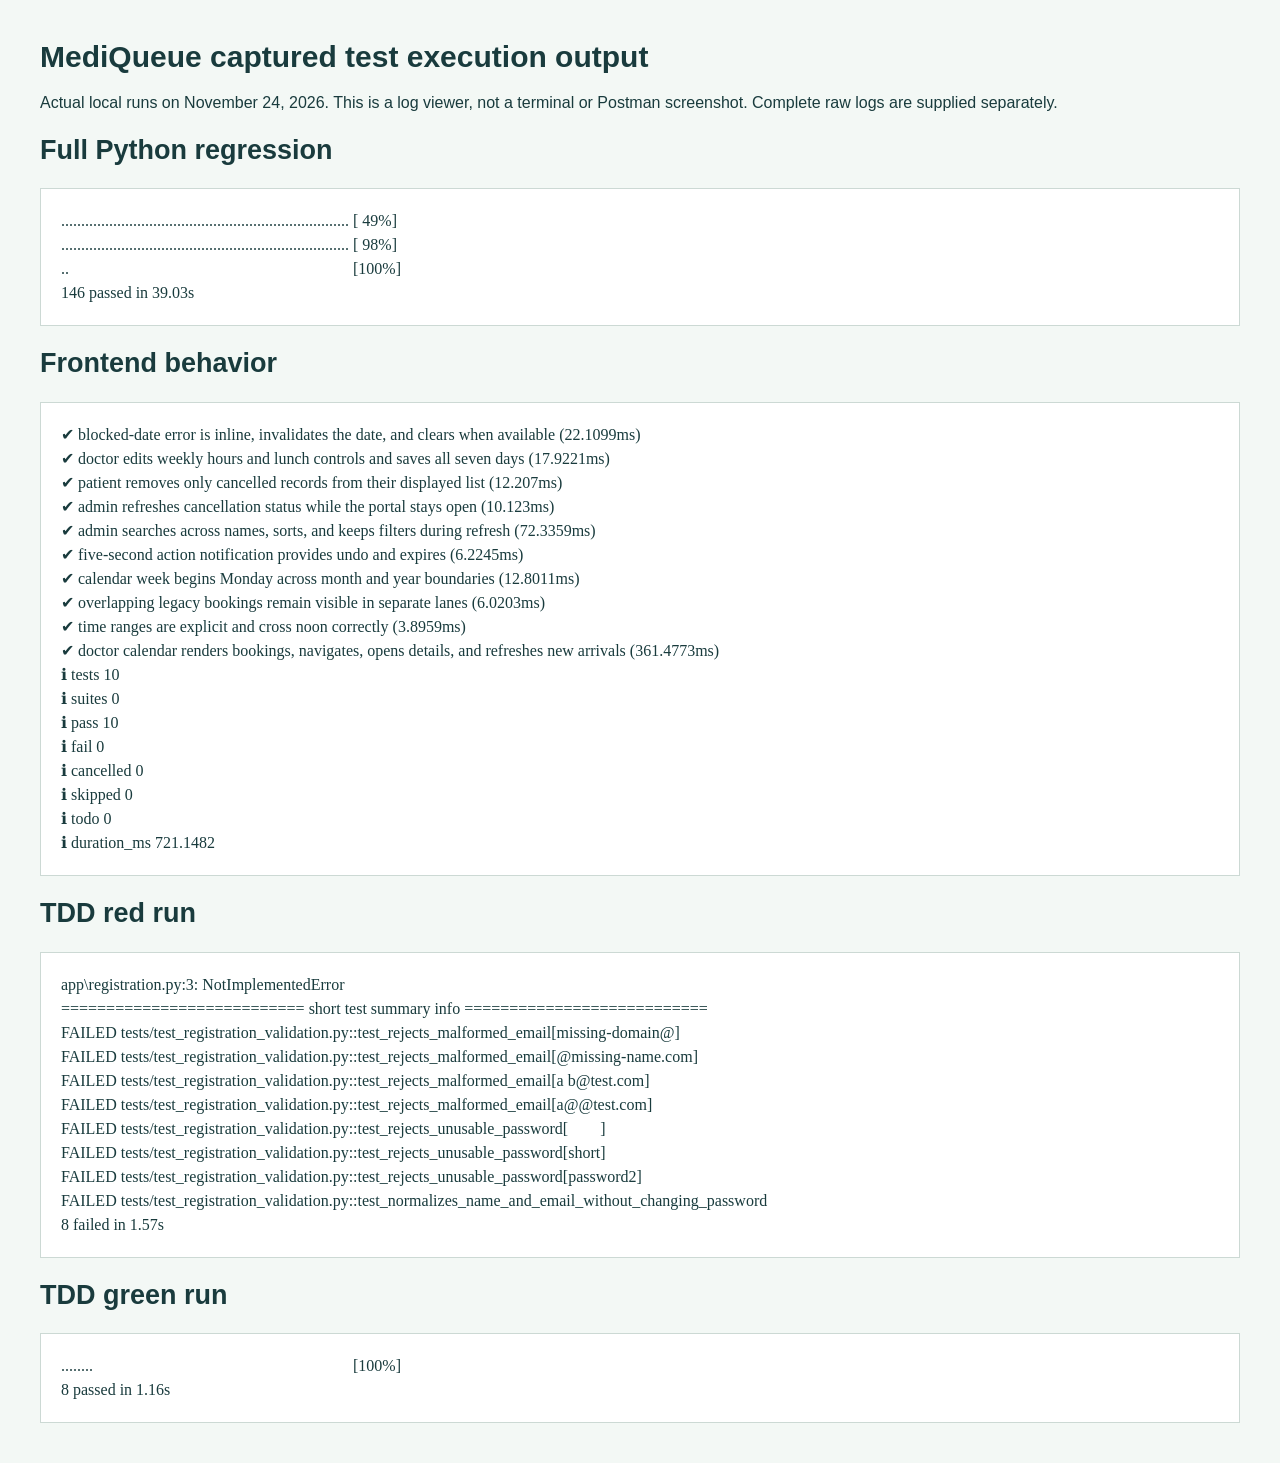
<file: docs/other-proofs/Testing/Execution-output.html>
<html><head><meta charset="utf-8"><style>body{font:18px Arial;background:#f3f8f5;color:#193b3d;margin:40px}pre{background:white;padding:20px;border:1px solid #ccd9d4;font:16px/1.5 Consolas;white-space:pre-wrap}h1{font-size:30px}p{font-size:16px}</style></head><body><h1>MediQueue captured test execution output</h1><p>Actual local runs on November 24, 2026. This is a log viewer, not a terminal or Postman screenshot. Complete raw logs are supplied separately.</p><h2>Full Python regression</h2><pre>........................................................................ [ 49%]
........................................................................ [ 98%]
..                                                                       [100%]
146 passed in 39.03s</pre><h2>Frontend behavior</h2><pre>✔ blocked-date error is inline, invalidates the date, and clears when available (22.1099ms)
✔ doctor edits weekly hours and lunch controls and saves all seven days (17.9221ms)
✔ patient removes only cancelled records from their displayed list (12.207ms)
✔ admin refreshes cancellation status while the portal stays open (10.123ms)
✔ admin searches across names, sorts, and keeps filters during refresh (72.3359ms)
✔ five-second action notification provides undo and expires (6.2245ms)
✔ calendar week begins Monday across month and year boundaries (12.8011ms)
✔ overlapping legacy bookings remain visible in separate lanes (6.0203ms)
✔ time ranges are explicit and cross noon correctly (3.8959ms)
✔ doctor calendar renders bookings, navigates, opens details, and refreshes new arrivals (361.4773ms)
ℹ tests 10
ℹ suites 0
ℹ pass 10
ℹ fail 0
ℹ cancelled 0
ℹ skipped 0
ℹ todo 0
ℹ duration_ms 721.1482</pre><h2>TDD red run</h2><pre>
app\registration.py:3: NotImplementedError
=========================== short test summary info ===========================
FAILED tests/test_registration_validation.py::test_rejects_malformed_email[missing-domain@]
FAILED tests/test_registration_validation.py::test_rejects_malformed_email[@missing-name.com]
FAILED tests/test_registration_validation.py::test_rejects_malformed_email[a b@test.com]
FAILED tests/test_registration_validation.py::test_rejects_malformed_email[a@@test.com]
FAILED tests/test_registration_validation.py::test_rejects_unusable_password[        ]
FAILED tests/test_registration_validation.py::test_rejects_unusable_password[short]
FAILED tests/test_registration_validation.py::test_rejects_unusable_password[password2]
FAILED tests/test_registration_validation.py::test_normalizes_name_and_email_without_changing_password
8 failed in 1.57s</pre><h2>TDD green run</h2><pre>........                                                                 [100%]
8 passed in 1.16s</pre></body></html>
</file>
